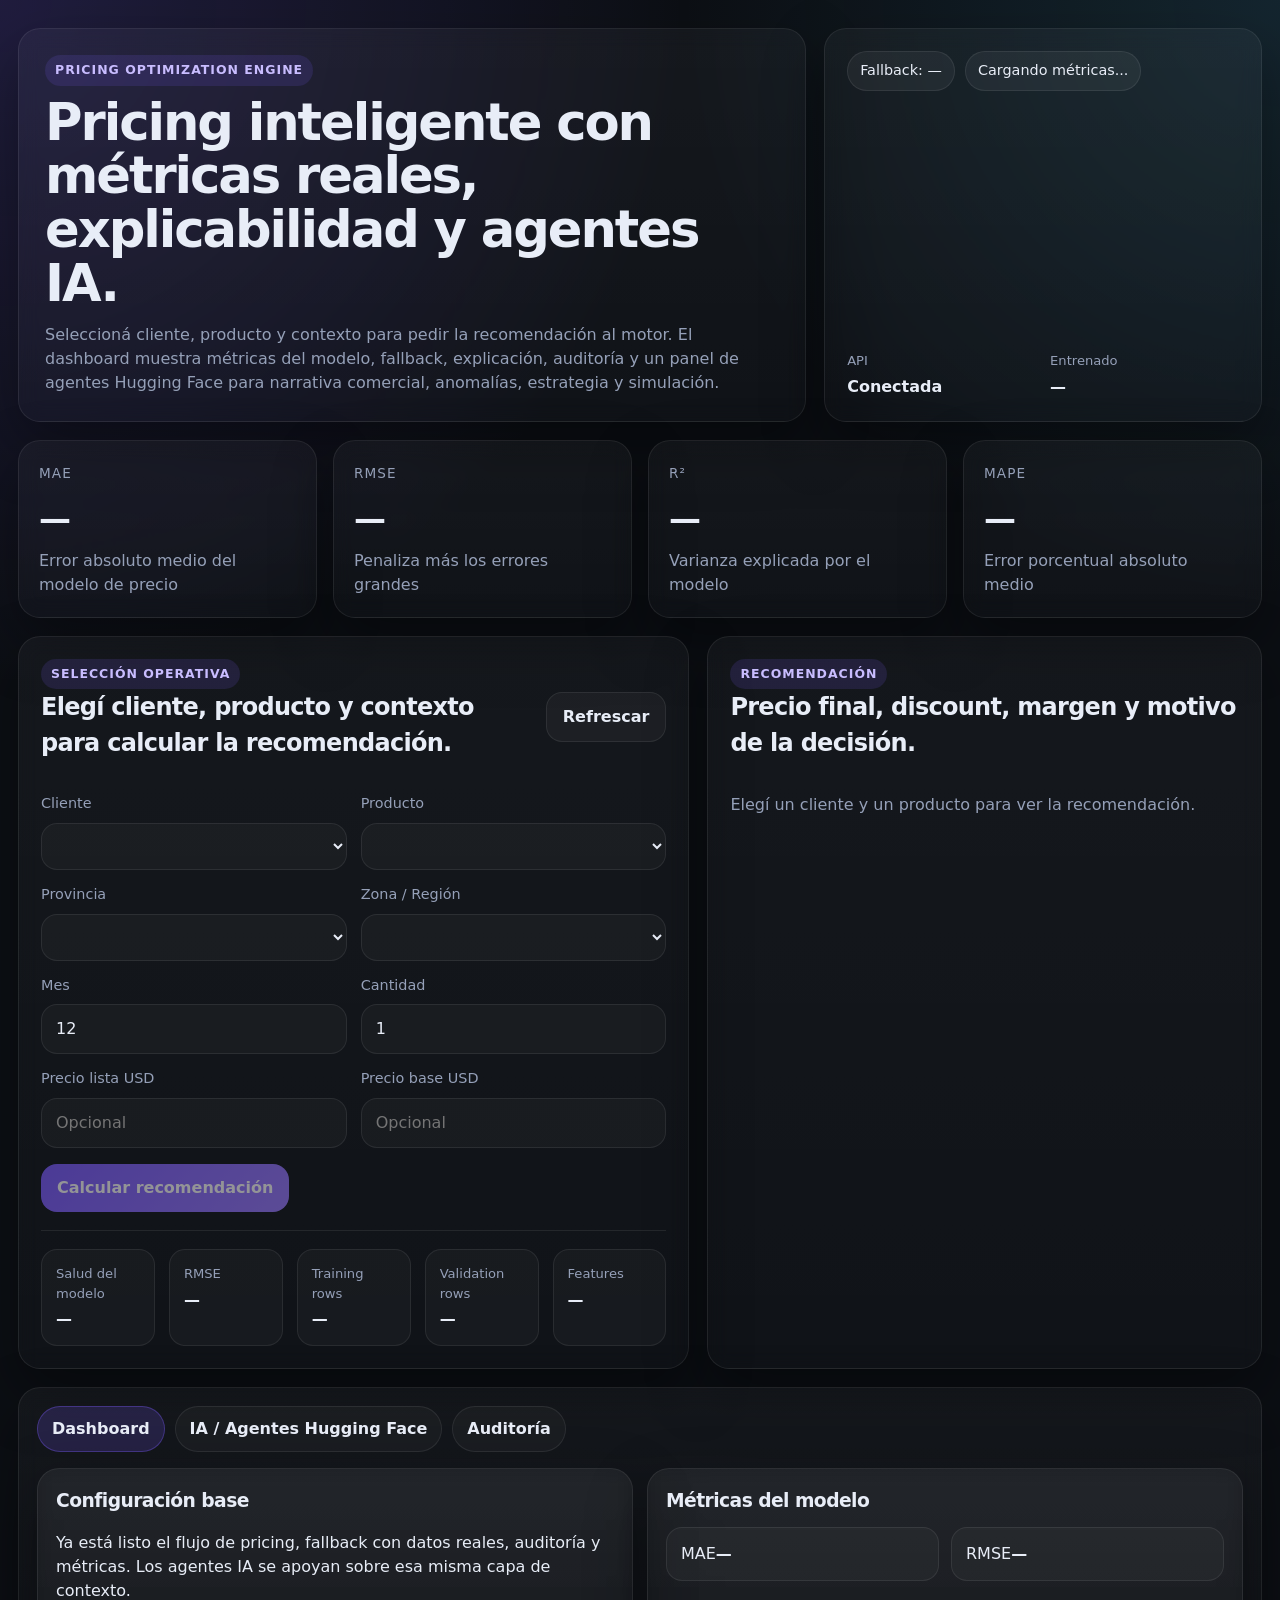
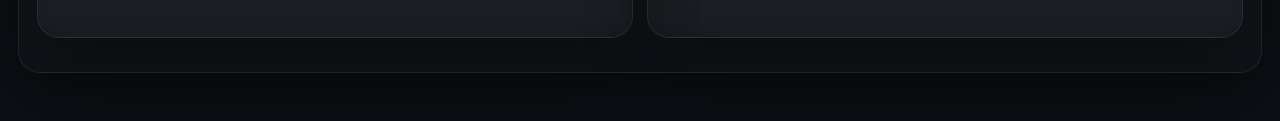
<file: sullair_pricing_front_mod/index.html>
<!DOCTYPE html>
<html lang="es">
<head>
  <meta charset="UTF-8" />
  <meta name="viewport" content="width=device-width, initial-scale=1.0" />
  <title>Pricing Optimization Engine</title>
  <link rel="stylesheet" href="styles.css" />
</head>
<body>
  <div class="page-shell">
    <header class="hero">
      <div class="hero__copy">
        <span class="eyebrow">Pricing Optimization Engine</span>
        <h1>Pricing inteligente con métricas reales, explicabilidad y agentes IA.</h1>
        <p>
          Seleccioná cliente, producto y contexto para pedir la recomendación al motor.
          El dashboard muestra métricas del modelo, fallback, explicación, auditoría y
          un panel de agentes Hugging Face para narrativa comercial, anomalías, estrategia y simulación.
        </p>
      </div>

      <div class="hero__status card">
        <div class="status-row">
          <span id="fallbackBadge" class="chip">Fallback: —</span>
          <span id="modelStatusPill" class="chip">Cargando...</span>
        </div>
        <div class="status-grid">
          <div>
            <span class="status-label">API</span>
            <strong>Conectada</strong>
          </div>
          <div>
            <span class="status-label">Entrenado</span>
            <strong id="trainedAtBadge">—</strong>
          </div>
        </div>
      </div>
    </header>

    <div id="errorBox" class="error-box hidden"></div>

    <section class="metrics-grid">
      <article class="metric-card card">
        <span class="metric-label">MAE</span>
        <strong id="metricMae" class="metric-value">—</strong>
        <p>Error absoluto medio del modelo de precio</p>
      </article>

      <article class="metric-card card">
        <span class="metric-label">RMSE</span>
        <strong id="metricRmse" class="metric-value">—</strong>
        <p>Penaliza más los errores grandes</p>
      </article>

      <article class="metric-card card">
        <span class="metric-label">R²</span>
        <strong id="metricR2" class="metric-value">—</strong>
        <p>Varianza explicada por el modelo</p>
      </article>

      <article class="metric-card card">
        <span class="metric-label">MAPE</span>
        <strong id="metricMape" class="metric-value">—</strong>
        <p>Error porcentual absoluto medio</p>
      </article>
    </section>

    <section class="workspace-grid">
      <article class="card panel">
        <div class="panel__head">
          <div>
            <span class="eyebrow">Selección operativa</span>
            <h2>Elegí cliente, producto y contexto para calcular la recomendación.</h2>
          </div>
          <button id="refreshBtn" class="button button--ghost" type="button">Refrescar</button>
        </div>

        <div class="form-grid">
          <label class="field">
            <span>Cliente</span>
            <select id="accountSelect"></select>
          </label>

          <label class="field">
            <span>Producto</span>
            <select id="productSelect"></select>
          </label>

          <label class="field">
            <span>Provincia</span>
            <select id="provinceSelect"></select>
          </label>

          <label class="field">
            <span>Zona / Región</span>
            <select id="zoneSelect"></select>
          </label>

          <label class="field">
            <span>Mes</span>
            <input id="monthInput" type="number" min="1" max="12" />
          </label>

          <label class="field">
            <span>Cantidad</span>
            <input id="qtyInput" type="number" min="1" step="1" />
          </label>

          <label class="field">
            <span>Precio lista USD</span>
            <input id="listPriceInput" type="number" min="0" step="0.01" placeholder="Opcional" />
          </label>

          <label class="field">
            <span>Precio base USD</span>
            <input id="basePriceInput" type="number" min="0" step="0.01" placeholder="Opcional" />
          </label>
        </div>

        <div class="actions-row">
          <button id="recommendBtn" class="button button--primary" type="button">Calcular recomendación</button>
        </div>

        <div class="summary-strip">
          <div>
            <span class="status-label">Salud del modelo</span>
            <strong id="summaryMae">—</strong>
          </div>
          <div>
            <span class="status-label">RMSE</span>
            <strong id="summaryRmse">—</strong>
          </div>
          <div>
            <span class="status-label">Training rows</span>
            <strong id="trainingRows">—</strong>
          </div>
          <div>
            <span class="status-label">Validation rows</span>
            <strong id="validationRows">—</strong>
          </div>
          <div>
            <span class="status-label">Features</span>
            <strong id="featureCount">—</strong>
          </div>
        </div>
      </article>

      <article class="card panel">
        <span class="eyebrow">Recomendación</span>
        <h2>Precio final, discount, margen y motivo de la decisión.</h2>

        <div id="recommendationEmpty" class="empty-state">
          Elegí un cliente y un producto para ver la recomendación.
        </div>

        <div id="recommendationPanel" class="hidden">
          <div class="rec-grid">
            <div class="rec-card">
              <span>Precio recomendado</span>
              <strong id="priceRecommended">—</strong>
            </div>
            <div class="rec-card">
              <span>Descuento recomendado</span>
              <strong id="discountRecommended">—</strong>
            </div>
            <div class="rec-card">
              <span>Margen esperado</span>
              <strong id="marginExpected">—</strong>
            </div>
            <div class="rec-card">
              <span>Fallback usado</span>
              <strong id="fallbackUsed">—</strong>
            </div>
          </div>

          <div class="detail-box">
            <span class="detail-label">Contexto</span>
            <strong id="contextSource">—</strong>
          </div>

          <div class="detail-box">
            <span class="detail-label">Versión</span>
            <strong id="modelVersion">—</strong>
          </div>

          <div class="detail-box">
            <span class="detail-label">Motivo</span>
            <p id="recommendationReason">—</p>
          </div>

          <div class="chart-area">
            <h3>Visualización y trazabilidad</h3>
            <div id="chartBars" class="chart-bars"></div>
          </div>

          <div class="factor-box">
            <h3>Factores relevantes</h3>
            <div id="factorScores" class="factor-list"></div>
          </div>
        </div>
      </article>
    </section>

    <section class="tabs card">
      <div class="tabs__header">
        <button class="tab-btn tab-btn--active" data-tab="roadmap" type="button">Dashboard</button>
        <button class="tab-btn" data-tab="llm" type="button">IA / Agentes Hugging Face</button>
        <button class="tab-btn" data-tab="audit" type="button">Auditoría</button>
      </div>

      <div id="tab-roadmap" class="tab-content tab-content--active">
        <div class="two-col">
          <article class="subcard">
            <h3>Configuración base</h3>
            <p>
              Ya está listo el flujo de pricing, fallback con datos reales, auditoría y métricas.
              Los agentes IA se apoyan sobre esa misma capa de contexto.
            </p>
          </article>

          <article class="subcard">
            <h3>Métricas del modelo</h3>
            <div class="mini-metrics">
              <div><span>MAE</span><strong id="metricMaeMini">—</strong></div>
              <div><span>RMSE</span><strong id="metricRmseMini">—</strong></div>
            </div>
          </article>
        </div>
      </div>

      <div id="tab-llm" class="tab-content">
        <div class="two-col">
          <article class="subcard">
            <h3>Acceso a IA</h3>
            <p>Conectar Hugging Face con contraseña.</p>
            <p class="muted">La demo de pricing sigue abierta. Solo esta sección necesita autenticación para habilitar los agentes.</p>

            <div class="ai-login">
              <div class="status-row">
                <span id="aiStatusBadge" class="chip">IA desconectada</span>
              </div>

              <label class="field">
                <span>Contraseña de IA</span>
                <input id="llmPassword" type="password" placeholder="••••••••••••••••" />
              </label>

              <div class="actions-row">
                <button id="connectAiBtn" class="button button--primary" type="button">Conectar IA</button>
                <button id="disconnectAiBtn" class="button button--ghost" type="button">Desconectar</button>
              </div>
            </div>
          </article>

          <article class="subcard">
            <h3>Agentes de negocio</h3>
            <div class="agent-grid">
              <button id="btnExplainAi" class="button button--ghost" type="button">Generar explicación IA</button>
              <button id="btnAnomalies" class="button button--ghost" type="button">Detectar anomalías</button>
              <button id="btnStrategy" class="button button--ghost" type="button">Recomendar estrategia</button>
              <button id="btnWhatIf" class="button button--ghost" type="button">Simular escenarios</button>
            </div>
            <p class="muted">Al conectar, se habilitan los agentes de Hugging Face y el Narrator.</p>
          </article>
        </div>

        <div class="two-col two-col--stack">
          <article class="subcard">
            <h3>Narrador comercial</h3>
            <label class="field">
              <span>Pregunta</span>
              <textarea id="narratorQuestion" rows="4" placeholder="¿Cómo justifico esta recomendación ante el cliente?"></textarea>
            </label>
            <label class="field">
              <span>Decision ID (opcional)</span>
              <input id="narratorDecisionId" type="number" min="1" placeholder="Ej. 12" />
            </label>
            <div class="actions-row">
              <button id="narratorChatBtn" class="button button--primary" type="button">Consultar Narrator</button>
            </div>
            <div class="detail-box">
              <span class="detail-label">Respuesta</span>
              <p id="narratorAnswer">—</p>
            </div>
          </article>

          <article class="subcard">
            <h3>Explicación IA</h3>
            <div class="detail-box">
              <span class="detail-label">Tono</span>
              <strong id="agentNarrativeTone">—</strong>
            </div>
            <div class="detail-box">
              <span class="detail-label">Resumen ejecutivo</span>
              <p id="agentExecutiveSummary">—</p>
            </div>
            <div class="detail-box">
              <span class="detail-label">Contexto cliente</span>
              <p id="agentClientContext">—</p>
            </div>
            <div class="detail-box">
              <span class="detail-label">Contexto producto</span>
              <p id="agentProductContext">—</p>
            </div>
            <div class="detail-box">
              <span class="detail-label">Contexto zona</span>
              <p id="agentZoneContext">—</p>
            </div>
            <div class="detail-box">
              <span class="detail-label">Acción recomendada</span>
              <p id="agentRecommendedAction">—</p>
            </div>

            <div class="two-col two-col--compact">
              <div class="subbox">
                <h4>Argumentos</h4>
                <ul id="agentKeyArguments"></ul>
              </div>
              <div class="subbox">
                <h4>Riesgos</h4>
                <ul id="agentRisks"></ul>
              </div>
            </div>
          </article>
        </div>

        <div class="two-col">
          <article class="subcard">
            <h3>Anomalías</h3>
            <div id="agentAnomalies" class="stack-list"></div>
          </article>

          <article class="subcard">
            <h3>Estrategia</h3>
            <div class="detail-box">
              <span class="detail-label">Título</span>
              <strong id="agentStrategyTitle">—</strong>
            </div>
            <div class="detail-box">
              <span class="detail-label">Resumen</span>
              <p id="agentStrategySummary">—</p>
            </div>

            <div class="two-col two-col--compact">
              <div class="subbox">
                <h4>Plan de acción</h4>
                <ul id="agentActionPlan"></ul>
              </div>
              <div class="subbox">
                <h4>Riesgos</h4>
                <ul id="agentStrategyRisks"></ul>
              </div>
            </div>

            <div class="detail-box">
              <span class="detail-label">Estado de contexto</span>
              <strong id="agentContextState">—</strong>
            </div>

            <div class="detail-box">
              <span class="detail-label">Regla de protección</span>
              <p id="agentGuardrailSummary">—</p>
            </div>

            <div class="detail-box">
              <span class="detail-label">Resumen mercado</span>
              <p id="agentMarketSummary">—</p>
            </div>

            <div class="detail-box">
              <span class="detail-label">Resumen comportamiento</span>
              <p id="agentBehaviorSummary">—</p>
            </div>
          </article>
        </div>

        <div class="subcard">
          <h3>Simulación What-if</h3>
          <div class="table-wrap">
            <table class="scenario-table">
              <thead>
                <tr>
                  <th>Multiplicador</th>
                  <th>Precio</th>
                  <th>Margen esperado</th>
                  <th>Score</th>
                  <th>Estado</th>
                </tr>
              </thead>
              <tbody id="scenarioTableBody">
                <tr>
                  <td colspan="5" class="empty-row">Todavía no se ejecutó simulación.</td>
                </tr>
              </tbody>
            </table>
          </div>
        </div>
      </div>

      <div id="tab-audit" class="tab-content">
        <div class="two-col">
          <article class="subcard">
            <h3>Auditoría técnica</h3>
            <div id="auditLatestRows" class="stack-list"></div>
          </article>

          <article class="subcard">
            <h3>Estado base</h3>
            <div class="detail-box">
              <span class="detail-label">Resumen</span>
              <p>
                El dashboard combina pricing, métricas, fallback, trazabilidad y agentes IA en una sola interfaz.
              </p>
            </div>
          </article>
        </div>
      </div>
    </section>
  </div>

  <script src="app.js"></script>
</body>
</html>
</file>
<file: sullair_pricing_front_mod/styles.css>
:root {
  --bg: #0c0f14;
  --panel: #121722;
  --panel-2: #171d2a;
  --text: #e8edf7;
  --muted: #95a0b8;
  --line: rgba(255, 255, 255, 0.08);
  --accent: #7c5cff;
  --accent-2: #4cc9f0;
  --danger: #ff6b6b;
  --success: #59d39b;
  --shadow: 0 24px 60px rgba(0, 0, 0, 0.35);
  --radius: 22px;
  --radius-sm: 14px;
  --max: 1320px;
}

* {
  box-sizing: border-box;
}

html, body {
  margin: 0;
  min-height: 100%;
  background:
    radial-gradient(circle at top left, rgba(124, 92, 255, 0.18), transparent 32%),
    radial-gradient(circle at top right, rgba(76, 201, 240, 0.12), transparent 28%),
    var(--bg);
  color: var(--text);
  font-family: Inter, ui-sans-serif, system-ui, -apple-system, BlinkMacSystemFont, "Segoe UI", sans-serif;
}

body {
  line-height: 1.5;
}

button,
input,
select,
textarea {
  font: inherit;
}

.page-shell {
  max-width: var(--max);
  margin: 0 auto;
  padding: 28px 18px 48px;
}

.hero {
  display: grid;
  grid-template-columns: 1.8fr 1fr;
  gap: 18px;
  align-items: stretch;
  margin-bottom: 18px;
}

.hero__copy,
.hero__status,
.card,
.subcard {
  background: linear-gradient(180deg, rgba(255, 255, 255, 0.04), rgba(255, 255, 255, 0.02));
  border: 1px solid var(--line);
  box-shadow: var(--shadow);
  backdrop-filter: blur(10px);
}

.hero__copy {
  border-radius: var(--radius);
  padding: 26px;
}

.hero__copy h1 {
  margin: 10px 0 12px;
  font-size: clamp(2rem, 4vw, 3.25rem);
  line-height: 1.05;
  letter-spacing: -0.04em;
}

.hero__copy p {
  max-width: 78ch;
  color: var(--muted);
  margin: 0;
}

.hero__status {
  border-radius: var(--radius);
  padding: 22px;
  display: flex;
  flex-direction: column;
  justify-content: space-between;
  gap: 16px;
}

.eyebrow {
  display: inline-flex;
  width: fit-content;
  padding: 6px 10px;
  border-radius: 999px;
  background: rgba(124, 92, 255, 0.14);
  color: #c9bdff;
  font-size: 0.78rem;
  font-weight: 700;
  letter-spacing: 0.08em;
  text-transform: uppercase;
}

.status-row {
  display: flex;
  flex-wrap: wrap;
  gap: 10px;
  align-items: center;
}

.chip {
  display: inline-flex;
  align-items: center;
  gap: 8px;
  padding: 8px 12px;
  border-radius: 999px;
  background: rgba(255, 255, 255, 0.05);
  color: var(--text);
  border: 1px solid var(--line);
  font-size: 0.9rem;
}

.chip--active {
  background: rgba(89, 211, 155, 0.15);
  border-color: rgba(89, 211, 155, 0.3);
}

.status-grid {
  display: grid;
  grid-template-columns: repeat(2, minmax(0, 1fr));
  gap: 14px;
}

.status-label {
  display: block;
  color: var(--muted);
  font-size: 0.82rem;
  margin-bottom: 4px;
}

.error-box {
  border-radius: var(--radius-sm);
  padding: 14px 16px;
  background: rgba(255, 107, 107, 0.12);
  border: 1px solid rgba(255, 107, 107, 0.22);
  color: #ffd7d7;
  margin-bottom: 16px;
}

.hidden {
  display: none !important;
}

.metrics-grid {
  display: grid;
  grid-template-columns: repeat(4, minmax(0, 1fr));
  gap: 16px;
  margin-bottom: 18px;
}

.metric-card {
  border-radius: var(--radius);
  padding: 20px;
}

.metric-label {
  color: var(--muted);
  font-size: 0.85rem;
  text-transform: uppercase;
  letter-spacing: 0.08em;
}

.metric-value {
  display: block;
  margin: 10px 0 6px;
  font-size: 2rem;
  letter-spacing: -0.03em;
}

.metric-card p {
  margin: 0;
  color: var(--muted);
}

.workspace-grid {
  display: grid;
  grid-template-columns: 1.15fr 0.95fr;
  gap: 18px;
  margin-bottom: 18px;
}

.card,
.subcard {
  border-radius: var(--radius);
}

.panel {
  padding: 22px;
}

.panel__head,
.actions-row,
.summary-strip,
.rec-grid,
.two-col {
  display: grid;
  gap: 14px;
}

.panel__head {
  grid-template-columns: 1fr auto;
  align-items: center;
  margin-bottom: 18px;
}

.panel h2,
.subcard h3 {
  margin: 0;
  letter-spacing: -0.03em;
}

.form-grid {
  display: grid;
  grid-template-columns: repeat(2, minmax(0, 1fr));
  gap: 14px;
}

.field {
  display: flex;
  flex-direction: column;
  gap: 8px;
}

.field span {
  color: var(--muted);
  font-size: 0.9rem;
}

.field input,
.field select,
.field textarea {
  width: 100%;
  border-radius: 16px;
  border: 1px solid var(--line);
  background: rgba(255, 255, 255, 0.03);
  color: var(--text);
  padding: 12px 14px;
  outline: none;
  transition: border-color 0.15s ease, transform 0.15s ease, background 0.15s ease;
}

.field input:focus,
.field select:focus,
.field textarea:focus {
  border-color: rgba(124, 92, 255, 0.6);
  background: rgba(255, 255, 255, 0.05);
}

.field textarea {
  resize: vertical;
  min-height: 112px;
}

.actions-row {
  display: flex;
  flex-wrap: wrap;
  margin-top: 16px;
}

.button {
  border: 0;
  border-radius: 16px;
  padding: 12px 16px;
  cursor: pointer;
  font-weight: 700;
  transition: transform 0.15s ease, opacity 0.15s ease, background 0.15s ease;
}

.button:disabled {
  opacity: 0.55;
  cursor: not-allowed;
}

.button:hover:not(:disabled) {
  transform: translateY(-1px);
}

.button--primary {
  background: linear-gradient(135deg, var(--accent), #9a7bff);
  color: white;
}

.button--ghost {
  background: rgba(255, 255, 255, 0.04);
  color: var(--text);
  border: 1px solid var(--line);
}

.summary-strip {
  grid-template-columns: repeat(5, minmax(0, 1fr));
  margin-top: 18px;
  padding-top: 18px;
  border-top: 1px solid var(--line);
}

.summary-strip > div {
  padding: 14px;
  border-radius: 16px;
  background: rgba(255, 255, 255, 0.03);
  border: 1px solid var(--line);
}

.panel h2 {
  margin-bottom: 14px;
}

.empty-state {
  color: var(--muted);
  padding: 18px 0;
}

.rec-grid {
  grid-template-columns: repeat(2, minmax(0, 1fr));
  margin-bottom: 16px;
}

.rec-card {
  border-radius: 18px;
  padding: 16px;
  background: rgba(255, 255, 255, 0.03);
  border: 1px solid var(--line);
}

.rec-card span {
  display: block;
  color: var(--muted);
  margin-bottom: 6px;
  font-size: 0.9rem;
}

.rec-card strong {
  font-size: 1.2rem;
}

.detail-box {
  margin-bottom: 14px;
  padding: 14px 16px;
  border-radius: 16px;
  background: rgba(255, 255, 255, 0.03);
  border: 1px solid var(--line);
}

.detail-label {
  display: block;
  color: var(--muted);
  font-size: 0.84rem;
  margin-bottom: 6px;
}

.detail-box p {
  margin: 0;
  color: #dfe6f4;
}

.chart-area,
.factor-box {
  margin-top: 18px;
}

.chart-area h3,
.factor-box h3,
.subcard h3 {
  margin-bottom: 12px;
}

.chart-bars {
  display: grid;
  grid-template-columns: repeat(4, minmax(0, 1fr));
  gap: 14px;
  align-items: end;
  min-height: 240px;
}

.chart-bar {
  display: flex;
  flex-direction: column;
  justify-content: flex-end;
  gap: 10px;
  min-height: 220px;
  padding: 14px;
  border-radius: 18px;
  background: rgba(255, 255, 255, 0.03);
  border: 1px solid var(--line);
}

.chart-bar__money {
  color: var(--muted);
  font-size: 0.86rem;
  min-height: 1.1em;
}

.chart-bar__value {
  border-radius: 14px 14px 10px 10px;
  min-height: 24px;
  background: linear-gradient(180deg, var(--accent-2), var(--accent));
  opacity: 0.9;
}

.chart-bar__label {
  color: var(--text);
  font-weight: 700;
}

.factor-list,
.stack-list {
  display: grid;
  gap: 12px;
}

.factor-item,
.inline-item {
  padding: 14px 16px;
  border-radius: 16px;
  background: rgba(255, 255, 255, 0.03);
  border: 1px solid var(--line);
}

.factor-item__top,
.inline-item strong,
.inline-item span {
  display: block;
}

.factor-item__top {
  display: flex;
  justify-content: space-between;
  gap: 10px;
  margin-bottom: 10px;
  color: var(--text);
  font-weight: 700;
}

.factor-track {
  height: 10px;
  border-radius: 999px;
  background: rgba(255, 255, 255, 0.06);
  overflow: hidden;
}

.factor-track > div {
  height: 100%;
  border-radius: inherit;
  background: linear-gradient(90deg, var(--accent-2), var(--accent));
}

.tabs {
  padding: 18px;
}

.tabs__header {
  display: flex;
  gap: 10px;
  flex-wrap: wrap;
  margin-bottom: 16px;
}

.tab-btn {
  border: 1px solid var(--line);
  background: rgba(255, 255, 255, 0.03);
  color: var(--text);
  border-radius: 999px;
  padding: 10px 14px;
  cursor: pointer;
  font-weight: 700;
}

.tab-btn--active {
  background: rgba(124, 92, 255, 0.18);
  border-color: rgba(124, 92, 255, 0.35);
}

.tab-content {
  display: none;
}

.tab-content--active {
  display: block;
}

.two-col {
  grid-template-columns: repeat(2, minmax(0, 1fr));
  margin-bottom: 16px;
}

.two-col--stack {
  align-items: start;
}

.two-col--compact {
  grid-template-columns: repeat(2, minmax(0, 1fr));
}

.subcard {
  padding: 18px;
}

.subbox {
  border-radius: 16px;
  padding: 14px 16px;
  background: rgba(255, 255, 255, 0.03);
  border: 1px solid var(--line);
}

.subbox h4 {
  margin: 0 0 10px;
}

.subbox ul {
  margin: 0;
  padding-left: 18px;
  color: #dfe6f4;
}

.mini-metrics {
  display: grid;
  grid-template-columns: repeat(2, minmax(0, 1fr));
  gap: 12px;
}

.mini-metrics > div {
  padding: 14px;
  border-radius: 16px;
  background: rgba(255, 255, 255, 0.03);
  border: 1px solid var(--line);
}

.muted {
  color: var(--muted);
}

.table-wrap {
  overflow: auto;
  border-radius: 18px;
  border: 1px solid var(--line);
}

.scenario-table {
  width: 100%;
  border-collapse: collapse;
  min-width: 720px;
  background: rgba(255, 255, 255, 0.03);
}

.scenario-table th,
.scenario-table td {
  padding: 14px 16px;
  border-bottom: 1px solid var(--line);
  text-align: left;
}

.scenario-table th {
  color: var(--muted);
  font-size: 0.85rem;
  text-transform: uppercase;
  letter-spacing: 0.06em;
}

.empty-row {
  text-align: center !important;
  color: var(--muted);
}

.agent-grid {
  display: grid;
  grid-template-columns: repeat(2, minmax(0, 1fr));
  gap: 12px;
}

.ai-login {
  display: grid;
  gap: 14px;
  margin-top: 12px;
}

@media (max-width: 1100px) {
  .hero,
  .workspace-grid,
  .two-col,
  .metrics-grid,
  .summary-strip {
    grid-template-columns: 1fr 1fr;
  }

  .metrics-grid {
    grid-template-columns: repeat(2, minmax(0, 1fr));
  }

  .summary-strip {
    grid-template-columns: repeat(3, minmax(0, 1fr));
  }

  .chart-bars {
    grid-template-columns: repeat(2, minmax(0, 1fr));
  }
}

@media (max-width: 820px) {
  .hero,
  .workspace-grid,
  .two-col,
  .two-col--compact,
  .metrics-grid,
  .summary-strip,
  .rec-grid,
  .form-grid,
  .agent-grid,
  .mini-metrics {
    grid-template-columns: 1fr;
  }

  .panel__head {
    grid-template-columns: 1fr;
  }

  .chart-bars {
    grid-template-columns: 1fr;
  }

  .page-shell {
    padding: 18px 14px 36px;
  }
}
</file>
